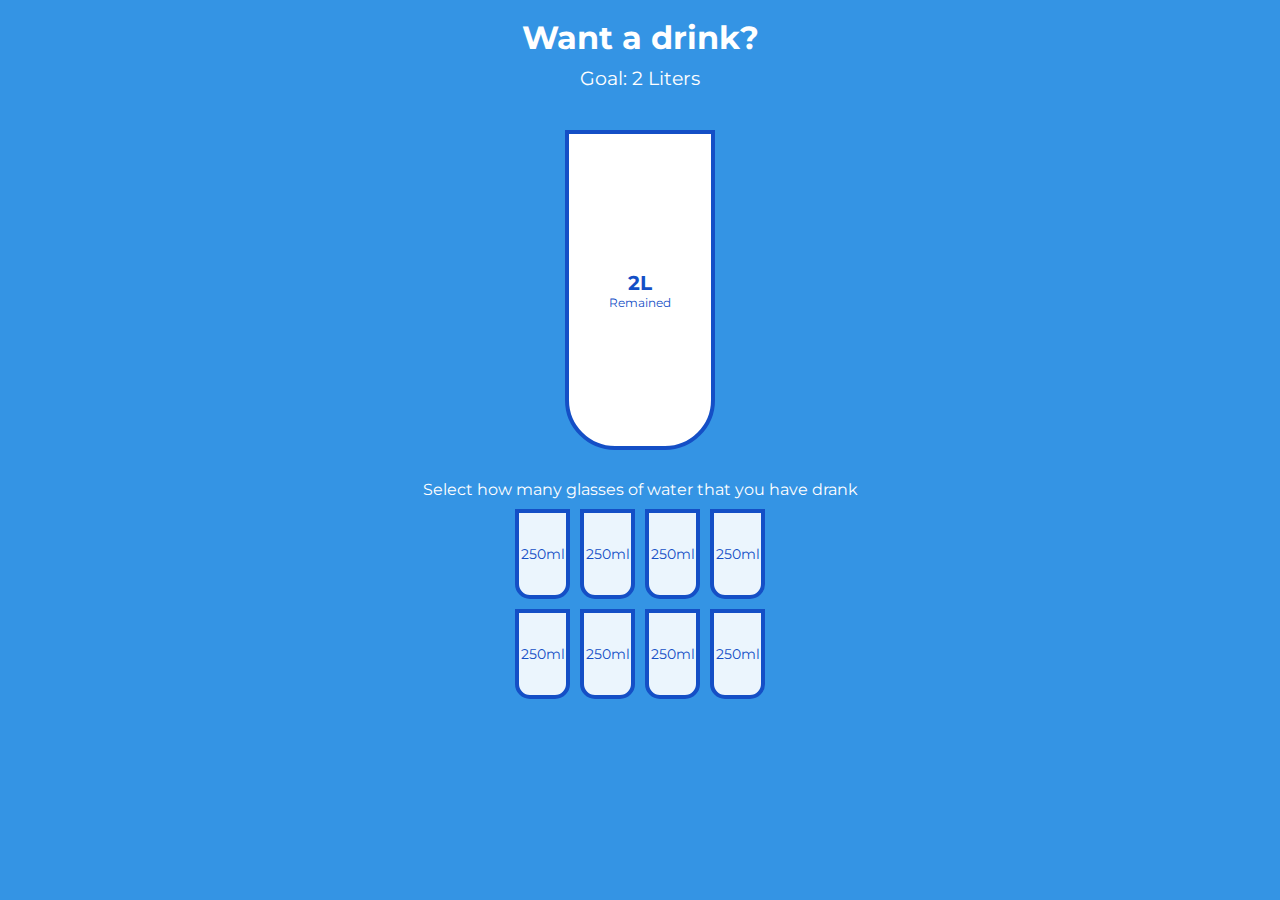
<file: drink-water/index.html>
<!DOCTYPE html>
<html lang="en">
    <head>
        <meta charset="UTF-8" />
        <meta http-equiv="X-UA-Compatible" content="IE=edge" />
        <meta name="viewport" content="width=device-width, initial-scale=1.0" />
        <link rel="stylesheet" href="style.css" />
        <title>Let us drink!</title>
    </head>
    <body>
        <h1>Want a drink?</h1>
        <h3>Goal: 2 Liters</h3>

        <div class="cup">
            <div class="remained" id="remained">
                <span id="liters"></span>
                <small>Remained</small>
            </div>
            <div class="percentage" id="percentage"></div>
        </div>

        <p class="text">Select how many glasses of water that you have drank</p>
        <div class="cups">
            <div class="cup cup-small">250ml</div>
            <div class="cup cup-small">250ml</div>
            <div class="cup cup-small">250ml</div>
            <div class="cup cup-small">250ml</div>
            <div class="cup cup-small">250ml</div>
            <div class="cup cup-small">250ml</div>
            <div class="cup cup-small">250ml</div>
            <div class="cup cup-small">250ml</div>
        </div>

        <script src="script.js"></script>
    </body>
</html>
</file>
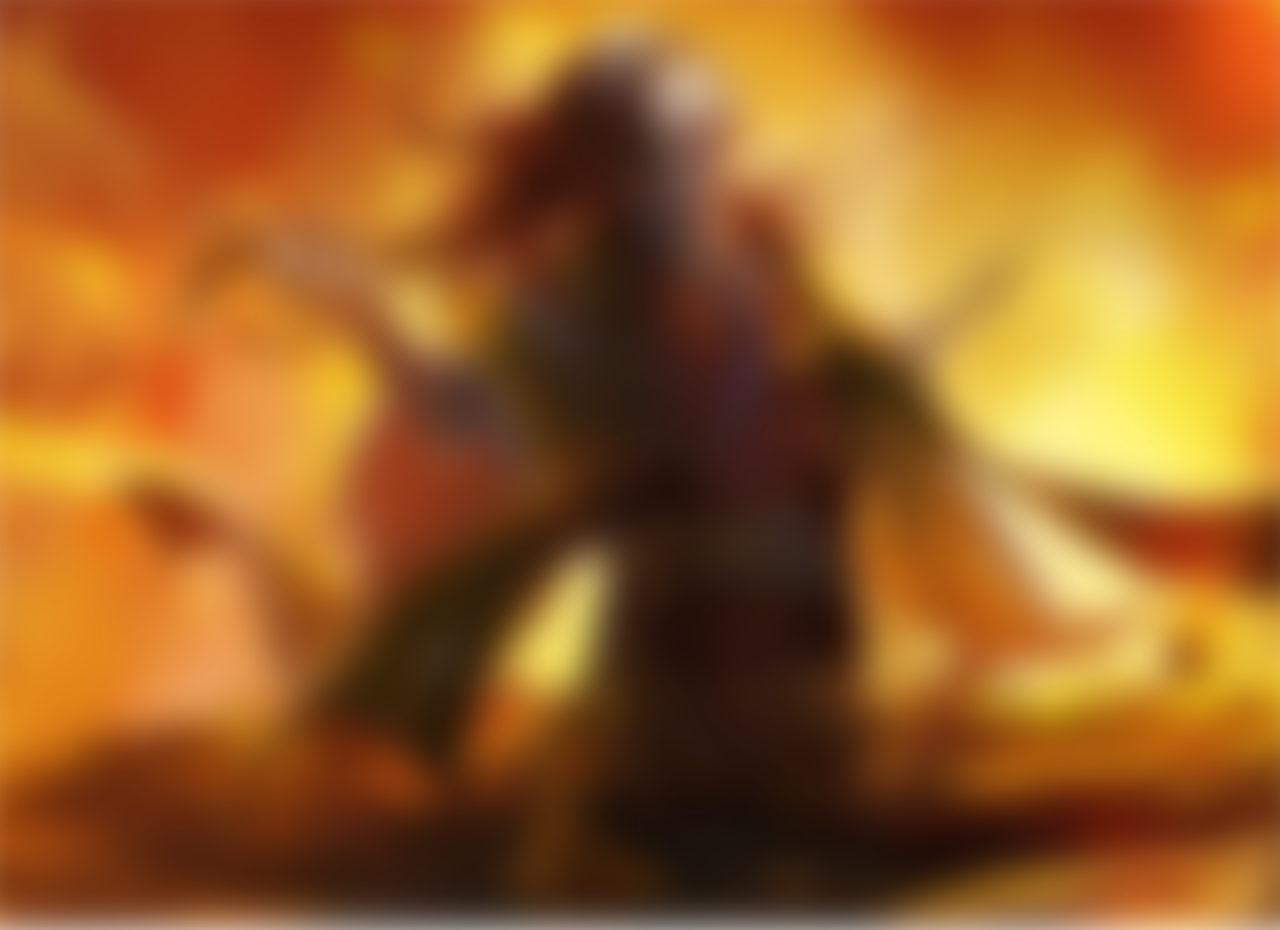
<file: fuzzy-loading/index.html>
<!DOCTYPE html>
<html lang="en">
    <head>
        <meta charset="UTF-8" />
        <meta name="viewport" content="width=device-width, initial-scale=1.0" />
        <link rel="stylesheet" href="style.css" />
        <title>Fuzzy Loading</title>
    </head>
    <body>
        <section class="bg-picture"></section>
        <!-- <div class="loading-text">0%</div> -->

        <script src="script.js"></script>
    </body>
</html>

<!--the comment section is a loading box-->
</file>
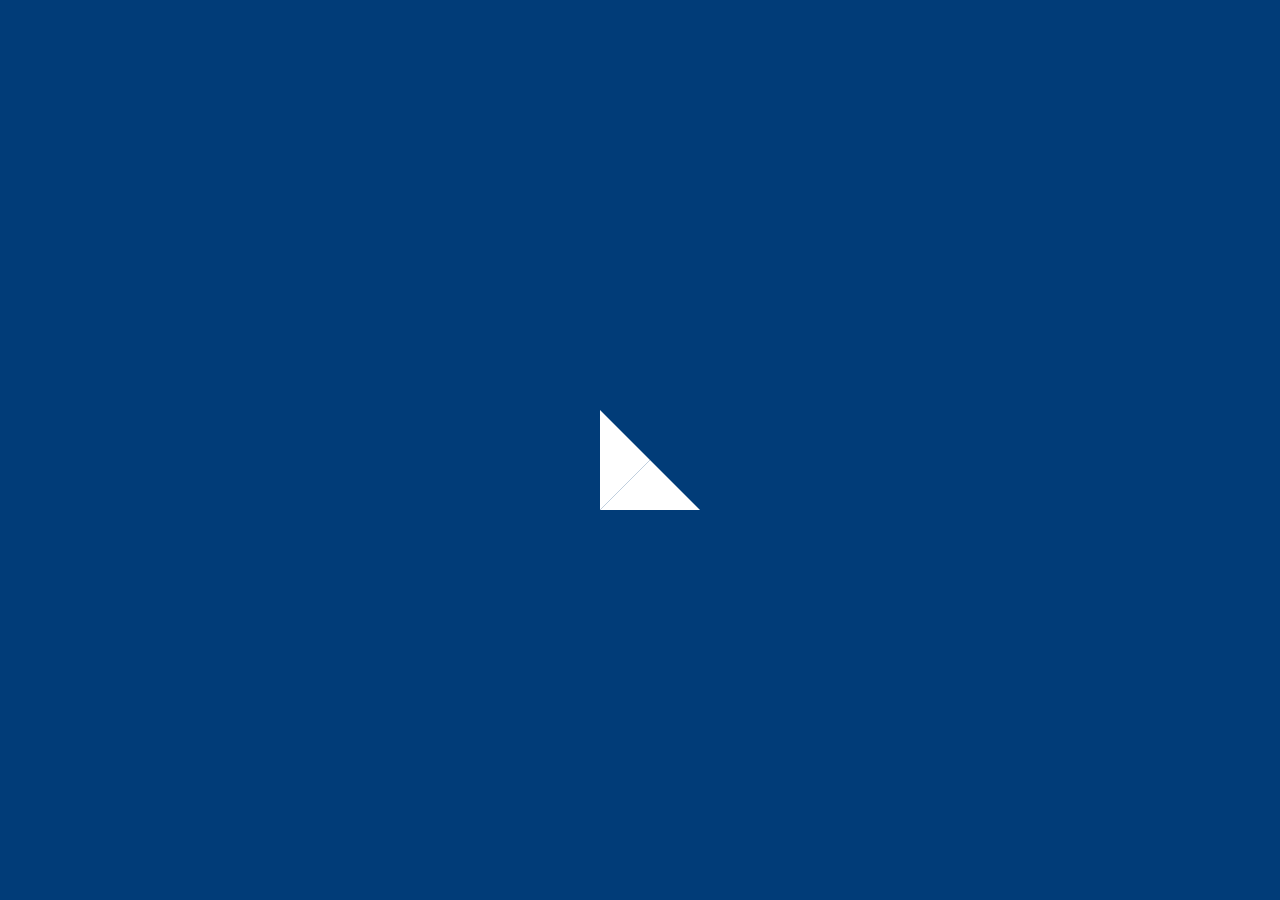
<file: rotating-loader/index.html>
<!DOCTYPE html>
<html lang="en">
    <head>
        <meta charset="UTF-8" />
        <meta http-equiv="X-UA-Compatible" content="IE=edge" />
        <meta name="viewport" content="width=device-width, initial-scale=1.0" />
        <link rel="stylesheet" href="style.css" />
        <title>Rotating loader</title>
    </head>
    <body>
        <div class="rotate"></div>
    </body>
</html>
</file>
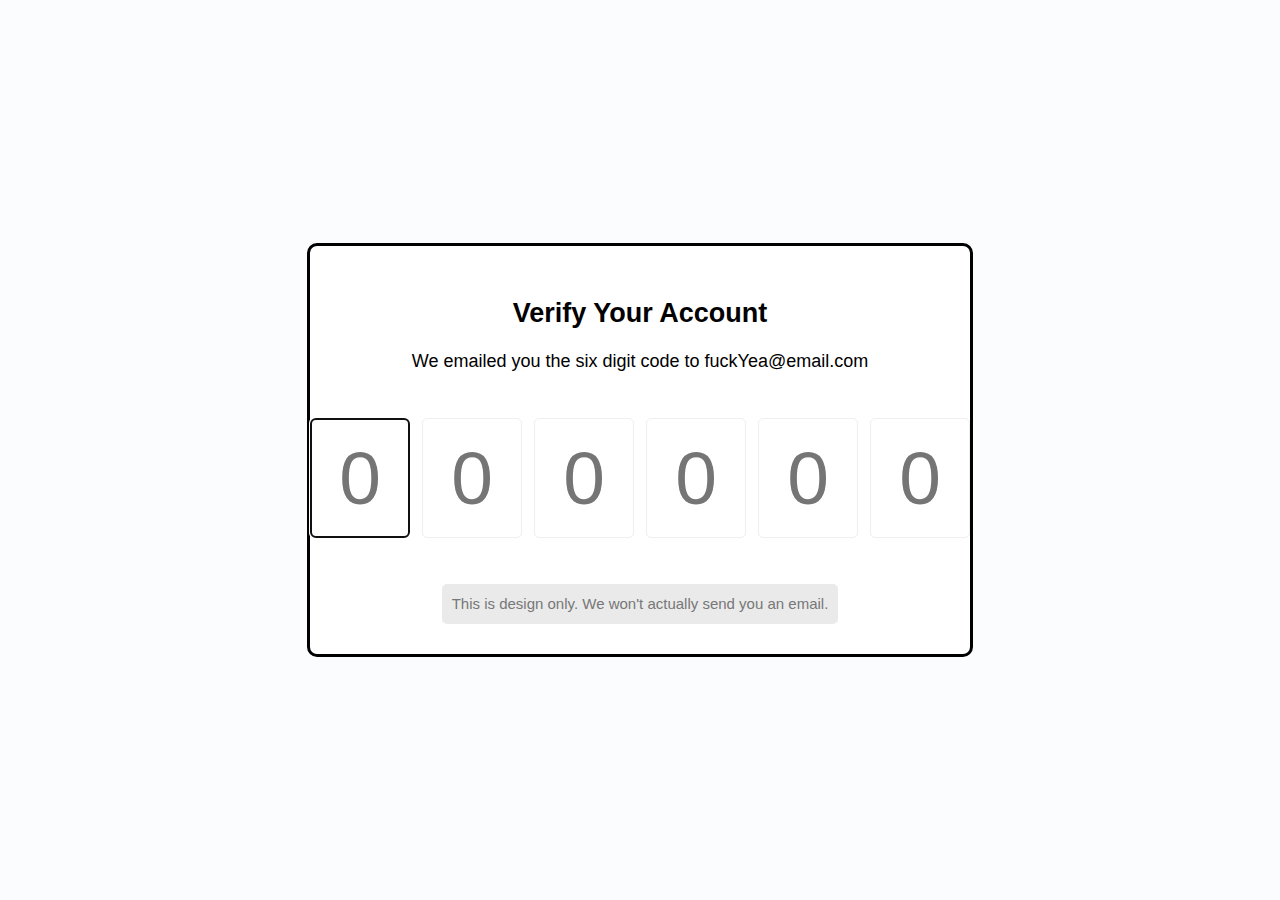
<file: verify-account-ui/index.html>
<!DOCTYPE html>
<html lang="en">
    <head>
        <meta charset="UTF-8" />
        <meta http-equiv="X-UA-Compatible" content="IE=edge" />
        <meta name="viewport" content="width=device-width, initial-scale=1.0" />
        <link rel="stylesheet" href="style.css" />
        <title>Verify Account</title>
    </head>
    <body>
        <div class="container">
            <h2>Verify Your Account</h2>
            <p>We emailed you the six digit code to fuckYea@email.com</p>
            <div class="code-container">
                <input
                    type="number"
                    class="code"
                    placeholder="0"
                    min="0"
                    max="9"
                    required
                />
                <input
                    type="number"
                    class="code"
                    placeholder="0"
                    min="0"
                    max="9"
                    required
                />
                <input
                    type="number"
                    class="code"
                    placeholder="0"
                    min="0"
                    max="9"
                    required
                />
                <input
                    type="number"
                    class="code"
                    placeholder="0"
                    min="0"
                    max="9"
                    required
                />
                <input
                    type="number"
                    class="code"
                    placeholder="0"
                    min="0"
                    max="9"
                    required
                />
                <input
                    type="number"
                    class="code"
                    placeholder="0"
                    min="0"
                    max="9"
                    required
                />
            </div>
            <small class="info">
                This is design only. We won't actually send you an email.
            </small>
        </div>
        <script src="script.js"></script>
    </body>
</html>
</file>
<file: drink-water/style.css>
@import url("https://fonts.googleapis.com/css?family=Montserrat:400,600&display=swap");

:root {
    --border-color: #144fc6;
    --fill-color: #6ab3f8;
}

* {
    box-sizing: border-box;
}

body {
    background-color: #3494e4;
    color: #fff;
    font-family: "Montserrat", sans-serif;
    display: flex;
    flex-direction: column;
    align-items: center;
    margin-bottom: 40px;
}

h1 {
    margin: 10px 0 0;
}

h3 {
    font-weight: 400;
    margin: 10px 0;
}

.cup {
    background-color: #fff;
    border: 4px solid var(--border-color);
    color: var(--border-color);
    border-radius: 0 0 50px 50px;
    height: 320px;
    width: 150px;
    margin: 30px 0;
    display: flex;
    flex-direction: column;
    overflow: hidden;
}

.cup.cup-small {
    height: 90px;
    width: 55px;
    border-radius: 0 0 15px 15px;
    background-color: rgba(255, 255, 255, 0.9);
    cursor: pointer;
    font-size: 14px;
    align-items: center;
    justify-content: center;
    text-align: center;
    margin: 5px;
    transition: 0.3s ease;
}

.cup.cup-small.full {
    background-color: var(--fill-color);
    color: #fff;
}

.cups {
    display: flex;
    flex-wrap: wrap;
    align-items: center;
    justify-content: center;
    width: 280px;
}

.remained {
    display: flex;
    flex-direction: column;
    align-items: center;
    justify-content: center;
    text-align: center;
    flex: 1;
    transform: 0.3s ease;
}

.remained span {
    font-size: 20px;
    font-weight: bold;
}

.remained small {
    font-size: 12px;
}

.percentage {
    background-color: var(--fill-color);
    display: flex;
    align-items: center;
    justify-content: center;
    font-weight: bold;
    font-size: 30px;
    height: 0;
    transition: 0.3s ease;
}

.text {
    text-align: center;
    margin: 0 0 5px;
}
</file>
<file: fuzzy-loading/style.css>
* {
    box-sizing: border-box;
}

body {
    display: flex;
    align-items: center;
    justify-content: center;
    height: 100vh;
    overflow: hidden;
    margin: 0;
}

.bg-picture {
    background: url("bg.jpg") no-repeat center center/cover;
    position: absolute;
    top: -30px;
    left: -30px;
    width: calc(100vw + 60px);
    height: calc(100vh + 60px);
    z-index: -1;
}

.loading-text {
    font-size: 50px;
    color: #fff;
}
</file>
<file: rotating-loader/style.css>
* {
    box-sizing: border-box;
}

body {
    background-color: #013c78;
    display: flex;
    align-items: center;
    justify-content: center;
    height: 100vh;
    overflow: hidden;
    margin: 0;
}

.rotate {
    position: relative;
    height: 80px;
    width: 80px;
}

.rotate::after,
.rotate::before {
    content: "";
    position: absolute;
    top: 0;
    left: 0;
    width: 0;
    height: 0;
    border: 50px solid transparent;
    border-bottom-color: #fff;
    animation: rotateA 2s ease infinite 0.5s;
}

.rotate::before {
    transform: rotate(90deg);
    animation: rotateB 2s ease-in infinite;
}

@keyframes rotateA {
    0%,
    25% {
        transform: rotate(0deg);
    }

    50%,
    75% {
        transform: rotate(180deg);
    }

    100% {
        transform: rotate(360deg);
    }
}

@keyframes rotateB {
    0%,
    25% {
        transform: rotate(90deg);
    }

    50%,
    75% {
        transform: rotate(270deg);
    }

    100% {
        transform: rotate(450deg);
    }
}
</file>
<file: verify-account-ui/style.css>
@import url("https://fonts.googleapis.com/css?family=Muli:300,700&display=swap");

* {
    box-sizing: border-box;
}

body {
    background-color: #fbfcfe;
    font-family: "fira code", sans-serif;
    font-size: 18px;
    display: flex;
    align-items: center;
    justify-content: center;
    height: 100vh;
    overflow: hidden;
    margin: 0;
}

.container {
    background-color: #fff;
    border: #000 solid;
    border-radius: 10px;
    padding: 30px;
    max-width: 1000px;
    text-align: center;
}

.code-container {
    display: flex;
    align-items: center;
    justify-content: center;
    margin: 40px 0;
}

.code {
    caret-color: transparent;
    border-radius: 5px;
    font-size: 75px;
    height: 120px;
    width: 100px;
    border: 1px solid #eee;
    margin: 1%;
    text-align: center;
    font-weight: 300;
    -moz-appearance: textfield;
}

.code::-webkit-outer-spin-button,
.code::-webkit-inner-spin-button {
    -webkit-appearance: none;
    margin: 0;
}

.code:valid {
    border-color: #3498da;
    box-shadow: 0 10px 10px -5px rgba(0, 0, 0, 0.25);
}

.info {
    background-color: #eaeaea;
    display: inline-block;
    padding: 10px;
    line-height: 20px;
    max-width: 400px;
    color: #777;
    border-radius: 5px;
}

@media (max-width: 600px) {
    .code-container {
        flex-wrap: wrap;
    }

    .code {
        font-size: 60px;
        height: 80px;
        max-width: 70px;
    }
}
</file>
